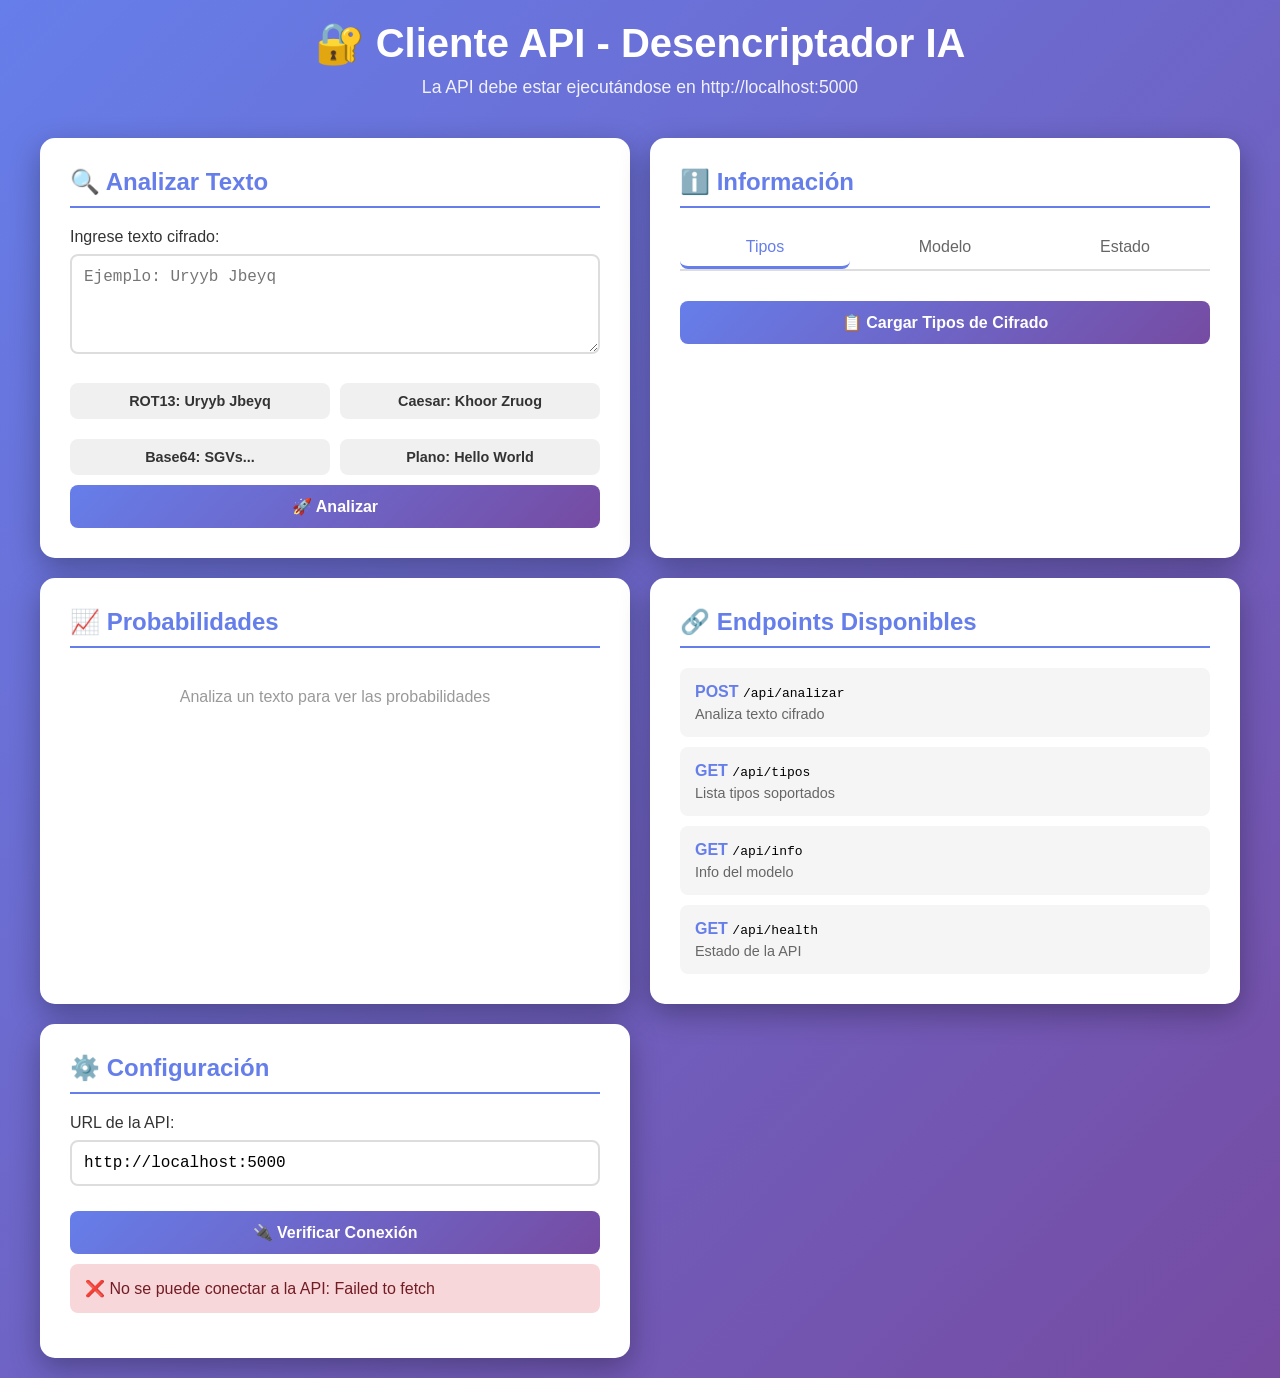
<file: cliente_api.html>
<!DOCTYPE html>
<html lang="es">
<head>
    <meta charset="UTF-8">
    <meta name="viewport" content="width=device-width, initial-scale=1.0">
    <title>🔐 Cliente API Desencriptador IA</title>
    <style>
        * {
            margin: 0;
            padding: 0;
            box-sizing: border-box;
        }

        body {
            font-family: 'Segoe UI', Tahoma, Geneva, Verdana, sans-serif;
            background: linear-gradient(135deg, #667eea 0%, #764ba2 100%);
            min-height: 100vh;
            padding: 20px;
        }

        .container {
            max-width: 1200px;
            margin: 0 auto;
        }

        header {
            text-align: center;
            color: white;
            margin-bottom: 40px;
        }

        header h1 {
            font-size: 2.5em;
            margin-bottom: 10px;
        }

        header p {
            font-size: 1.1em;
            opacity: 0.9;
        }

        .content {
            display: grid;
            grid-template-columns: 1fr 1fr;
            gap: 20px;
            margin-top: 30px;
        }

        @media (max-width: 768px) {
            .content {
                grid-template-columns: 1fr;
            }
        }

        .card {
            background: white;
            border-radius: 15px;
            padding: 30px;
            box-shadow: 0 10px 30px rgba(0, 0, 0, 0.3);
            transition: transform 0.3s ease;
        }

        .card:hover {
            transform: translateY(-5px);
        }

        .card h2 {
            color: #667eea;
            margin-bottom: 20px;
            font-size: 1.5em;
            border-bottom: 2px solid #667eea;
            padding-bottom: 10px;
        }

        .form-group {
            margin-bottom: 15px;
        }

        label {
            display: block;
            margin-bottom: 8px;
            color: #333;
            font-weight: 500;
        }

        input, textarea, select {
            width: 100%;
            padding: 12px;
            border: 2px solid #ddd;
            border-radius: 8px;
            font-size: 1em;
            transition: border-color 0.3s ease;
            font-family: 'Courier New', monospace;
        }

        input:focus, textarea:focus, select:focus {
            outline: none;
            border-color: #667eea;
        }

        textarea {
            resize: vertical;
            min-height: 100px;
        }

        button {
            background: linear-gradient(135deg, #667eea 0%, #764ba2 100%);
            color: white;
            padding: 12px 30px;
            border: none;
            border-radius: 8px;
            font-size: 1em;
            font-weight: 600;
            cursor: pointer;
            transition: transform 0.2s ease;
            width: 100%;
            margin-top: 10px;
        }

        button:hover {
            transform: scale(1.02);
        }

        button:disabled {
            opacity: 0.6;
            cursor: not-allowed;
        }

        .buttons-group {
            display: grid;
            grid-template-columns: 1fr 1fr;
            gap: 10px;
        }

        .resultado {
            background: #f5f5f5;
            border-left: 4px solid #667eea;
            padding: 20px;
            border-radius: 8px;
            margin-top: 20px;
            display: none;
        }

        .resultado.visible {
            display: block;
            animation: slideIn 0.3s ease;
        }

        @keyframes slideIn {
            from {
                opacity: 0;
                transform: translateY(-10px);
            }
            to {
                opacity: 1;
                transform: translateY(0);
            }
        }

        .resultado h3 {
            color: #667eea;
            margin-bottom: 15px;
        }

        .resultado-item {
            margin-bottom: 10px;
            padding: 10px;
            background: white;
            border-radius: 5px;
        }

        .resultado-item strong {
            color: #333;
            display: block;
            margin-bottom: 5px;
        }

        .resultado-item span {
            color: #666;
            word-break: break-all;
        }

        .confianza-bar {
            width: 100%;
            height: 30px;
            background: #ddd;
            border-radius: 15px;
            overflow: hidden;
            margin-top: 5px;
        }

        .confianza-fill {
            height: 100%;
            background: linear-gradient(90deg, #667eea 0%, #764ba2 100%);
            display: flex;
            align-items: center;
            justify-content: center;
            color: white;
            font-weight: bold;
            transition: width 0.5s ease;
        }

        .estado {
            padding: 15px;
            border-radius: 8px;
            margin-bottom: 15px;
            font-weight: 500;
        }

        .estado.cargando {
            background: #fff3cd;
            color: #856404;
        }

        .estado.exito {
            background: #d4edda;
            color: #155724;
        }

        .estado.error {
            background: #f8d7da;
            color: #721c24;
        }

        .ejemplos {
            display: grid;
            grid-template-columns: 1fr 1fr;
            gap: 10px;
            margin-top: 15px;
        }

        .ejemplo-btn {
            background: #f0f0f0;
            color: #333;
            padding: 10px;
            font-size: 0.9em;
        }

        .ejemplo-btn:hover {
            background: #e0e0e0;
        }

        .tabla {
            width: 100%;
            border-collapse: collapse;
            margin-top: 15px;
        }

        .tabla th, .tabla td {
            padding: 10px;
            text-align: left;
            border-bottom: 1px solid #ddd;
        }

        .tabla th {
            background: #f5f5f5;
            color: #333;
            font-weight: 600;
        }

        .loading {
            display: inline-block;
            width: 20px;
            height: 20px;
            border: 3px solid #f3f3f3;
            border-top: 3px solid #667eea;
            border-radius: 50%;
            animation: spin 1s linear infinite;
            margin-right: 10px;
        }

        @keyframes spin {
            0% { transform: rotate(0deg); }
            100% { transform: rotate(360deg); }
        }

        .pestañas {
            display: flex;
            gap: 10px;
            margin-bottom: 20px;
            border-bottom: 2px solid #ddd;
        }

        .pestaña {
            padding: 10px 20px;
            background: none;
            border: none;
            cursor: pointer;
            color: #666;
            font-weight: 500;
            border-bottom: 3px solid transparent;
            margin: 0;
            transition: all 0.3s ease;
        }

        .pestaña.activa {
            color: #667eea;
            border-bottom: 3px solid #667eea;
        }

        .contenido-pestaña {
            display: none;
        }

        .contenido-pestaña.activo {
            display: block;
        }

        .full-width {
            grid-column: 1 / -1;
        }
    </style>
</head>
<body>
    <div class="container">
        <!-- Header -->
        <header>
            <h1>🔐 Cliente API - Desencriptador IA</h1>
            <p>La API debe estar ejecutándose en http://localhost:5000</p>
        </header>

        <div class="content">
            <!-- Tarjeta Principal: Analizar -->
            <div class="card">
                <h2>🔍 Analizar Texto</h2>

                <div class="form-group">
                    <label for="texto">Ingrese texto cifrado:</label>
                    <textarea id="texto" placeholder="Ejemplo: Uryyb Jbeyq"></textarea>
                </div>

                <div class="ejemplos">
                    <button class="ejemplo-btn" onclick="setEjemplo('Uryyb Jbeyq')">ROT13: Uryyb Jbeyq</button>
                    <button class="ejemplo-btn" onclick="setEjemplo('Khoor Zruog')">Caesar: Khoor Zruog</button>
                    <button class="ejemplo-btn" onclick="setEjemplo('SGVsbG8gV29ybGQ=')">Base64: SGVs...</button>
                    <button class="ejemplo-btn" onclick="setEjemplo('Hello World')">Plano: Hello World</button>
                </div>

                <button onclick="analizar()">
                    <span id="btn-texto">🚀 Analizar</span>
                </button>

                <div id="estado" class="estado" style="display: none;"></div>

                <div id="resultado" class="resultado">
                    <h3>📊 Resultados</h3>
                    <div class="resultado-item">
                        <strong>🔑 Tipo de Cifrado:</strong>
                        <span id="tipo-cifrado"></span>
                    </div>
                    <div class="resultado-item">
                        <strong>🎯 Confianza:</strong>
                        <div class="confianza-bar">
                            <div class="confianza-fill" id="confianza-fill"></div>
                        </div>
                    </div>
                    <div class="resultado-item">
                        <strong>🔓 Mensaje Desencriptado:</strong>
                        <span id="descifrado" style="background: #fffacd; padding: 10px; border-radius: 5px; display: inline-block; margin-top: 5px;"></span>
                    </div>
                    <div class="resultado-item">
                        <strong>⏱️ Timestamp:</strong>
                        <span id="timestamp"></span>
                    </div>
                </div>
            </div>

            <!-- Tarjeta 2: Info del Modelo -->
            <div class="card">
                <h2>ℹ️ Información</h2>

                <div class="pestañas">
                    <button class="pestaña activa" onclick="cambiarPestaña('tipos')">Tipos</button>
                    <button class="pestaña" onclick="cambiarPestaña('modelo')">Modelo</button>
                    <button class="pestaña" onclick="cambiarPestaña('health')">Estado</button>
                </div>

                <div id="tipos" class="contenido-pestaña activo">
                    <button onclick="obtenerTipos()">📋 Cargar Tipos de Cifrado</button>
                    <div id="tipos-resultado"></div>
                </div>

                <div id="modelo" class="contenido-pestaña">
                    <button onclick="obtenerInfoModelo()">🧠 Cargar Información del Modelo</button>
                    <div id="modelo-resultado"></div>
                </div>

                <div id="health" class="contenido-pestaña">
                    <button onclick="obtenerHealth()">💚 Verificar Estado</button>
                    <div id="health-resultado"></div>
                </div>
            </div>

            <!-- Tarjeta 3: Tabla Probabilidades -->
            <div class="card">
                <h2>📈 Probabilidades</h2>
                <table class="tabla" id="tabla-probabilidades" style="display: none;">
                    <thead>
                        <tr>
                            <th>Tipo de Cifrado</th>
                            <th>Probabilidad</th>
                            <th>Porcentaje</th>
                        </tr>
                    </thead>
                    <tbody id="tabla-body"></tbody>
                </table>
                <p id="tabla-vacio" style="color: #999; text-align: center; padding: 20px;">
                    Analiza un texto para ver las probabilidades
                </p>
            </div>

            <!-- Tarjeta 4: Endpoint Info -->
            <div class="card">
                <h2>🔗 Endpoints Disponibles</h2>
                <div style="background: #f5f5f5; padding: 15px; border-radius: 8px; margin-bottom: 10px;">
                    <strong style="color: #667eea;">POST</strong> <code>/api/analizar</code>
                    <p style="font-size: 0.9em; color: #666; margin-top: 5px;">Analiza texto cifrado</p>
                </div>
                <div style="background: #f5f5f5; padding: 15px; border-radius: 8px; margin-bottom: 10px;">
                    <strong style="color: #667eea;">GET</strong> <code>/api/tipos</code>
                    <p style="font-size: 0.9em; color: #666; margin-top: 5px;">Lista tipos soportados</p>
                </div>
                <div style="background: #f5f5f5; padding: 15px; border-radius: 8px; margin-bottom: 10px;">
                    <strong style="color: #667eea;">GET</strong> <code>/api/info</code>
                    <p style="font-size: 0.9em; color: #666; margin-top: 5px;">Info del modelo</p>
                </div>
                <div style="background: #f5f5f5; padding: 15px; border-radius: 8px;">
                    <strong style="color: #667eea;">GET</strong> <code>/api/health</code>
                    <p style="font-size: 0.9em; color: #666; margin-top: 5px;">Estado de la API</p>
                </div>
            </div>

            <!-- API URL Config -->
            <div class="card">
                <h2>⚙️ Configuración</h2>
                <div class="form-group">
                    <label for="api-url">URL de la API:</label>
                    <input type="text" id="api-url" value="http://localhost:5000">
                </div>
                <button onclick="verificarConexion()">🔌 Verificar Conexión</button>
                <div id="conexion-estado" style="margin-top: 10px;"></div>
            </div>
        </div>
    </div>

    <script>
        const API_URL = () => document.getElementById('api-url').value;

        function setEjemplo(texto) {
            document.getElementById('texto').value = texto;
        }

        function mostrarEstado(mensaje, tipo) {
            const estado = document.getElementById('estado');
            estado.textContent = mensaje;
            estado.className = `estado ${tipo}`;
            estado.style.display = 'block';
        }

        function limpiarEstado() {
            document.getElementById('estado').style.display = 'none';
        }

        async function analizar() {
            const texto = document.getElementById('texto').value.trim();
            
            if (!texto) {
                mostrarEstado('⚠️ Ingresa un texto a analizar', 'error');
                return;
            }

            if (texto.length < 3) {
                mostrarEstado('⚠️ El texto debe tener al menos 3 caracteres', 'error');
                return;
            }

            const btnTexto = document.getElementById('btn-texto');
            const botones = document.querySelectorAll('button');
            botones.forEach(b => b.disabled = true);
            btnTexto.innerHTML = '<span class="loading"></span>Analizando...';

            try {
                mostrarEstado('⏳ Analizando...', 'cargando');
                
                const response = await fetch(`${API_URL()}/api/analizar`, {
                    method: 'POST',
                    headers: { 'Content-Type': 'application/json' },
                    body: JSON.stringify({ texto })
                });

                if (!response.ok) {
                    const error = await response.json();
                    mostrarEstado(`❌ Error: ${error.error}`, 'error');
                    throw new Error(error.error);
                }

                const data = await response.json();
                
                if (data.exito) {
                    mostrarResultados(data);
                    mostrarEstado('✅ Análisis completado exitosamente', 'exito');
                } else {
                    mostrarEstado(`❌ Error: ${data.error}`, 'error');
                }
            } catch (error) {
                console.error('Error:', error);
                mostrarEstado(`❌ Error de conexión: ${error.message}`, 'error');
            } finally {
                botones.forEach(b => b.disabled = false);
                btnTexto.innerHTML = '🚀 Analizar';
            }
        }

        function mostrarResultados(data) {
            document.getElementById('tipo-cifrado').textContent = data.tipo_cifrado;
            document.getElementById('descifrado').textContent = data.descifrado;
            document.getElementById('timestamp').textContent = data.timestamp;

            const confianza = data.confianza * 100;
            const confianzaFill = document.getElementById('confianza-fill');
            confianzaFill.style.width = confianza + '%';
            confianzaFill.textContent = confianza.toFixed(1) + '%';

            document.getElementById('resultado').classList.add('visible');

            // Mostrar tabla de probabilidades
            const tablaBody = document.getElementById('tabla-body');
            tablaBody.innerHTML = '';
            
            for (const [tipo, prob] of Object.entries(data.probabilidades)) {
                const porcentaje = (prob * 100).toFixed(2);
                const row = `<tr>
                    <td>${tipo}</td>
                    <td><div style="width: ${porcentaje * 3}px; height: 20px; background: linear-gradient(90deg, #667eea 0%, #764ba2 100%); border-radius: 3px;"></div></td>
                    <td>${porcentaje}%</td>
                </tr>`;
                tablaBody.innerHTML += row;
            }

            document.getElementById('tabla-probabilidades').style.display = 'table';
            document.getElementById('tabla-vacio').style.display = 'none';
        }

        async function obtenerTipos() {
            try {
                mostrarEstado('⏳ Cargando tipos...', 'cargando');
                const response = await fetch(`${API_URL()}/api/tipos`);
                const data = await response.json();

                let html = '<div style="margin-top: 15px;">';
                html += `<p style="margin-bottom: 10px;"><strong>Total de tipos:</strong> ${data.total}</p>`;
                html += '<ul style="list-style: none; padding: 0;">';
                
                for (const [tipo, desc] of Object.entries(data.descripcion)) {
                    html += `<li style="padding: 8px; background: #f5f5f5; margin: 5px 0; border-radius: 5px;">
                        <strong>${tipo}:</strong> ${desc}
                    </li>`;
                }
                html += '</ul></div>';

                document.getElementById('tipos-resultado').innerHTML = html;
                mostrarEstado('✅ Tipos cargados', 'exito');
            } catch (error) {
                mostrarEstado(`❌ Error: ${error.message}`, 'error');
            }
        }

        async function obtenerInfoModelo() {
            try {
                mostrarEstado('⏳ Cargando info...', 'cargando');
                const response = await fetch(`${API_URL()}/api/info`);
                const data = await response.json();

                let html = '<div style="margin-top: 15px;">';
                for (const [key, value] of Object.entries(data)) {
                    if (Array.isArray(value)) {
                        html += `<p><strong>${key}:</strong> [${value.join(', ')}]</p>`;
                    } else if (typeof value === 'boolean') {
                        html += `<p><strong>${key}:</strong> ${value ? '✅' : '❌'}</p>`;
                    } else {
                        html += `<p><strong>${key}:</strong> ${value}</p>`;
                    }
                }
                html += '</div>';

                document.getElementById('modelo-resultado').innerHTML = html;
                mostrarEstado('✅ Info cargada', 'exito');
            } catch (error) {
                mostrarEstado(`❌ Error: ${error.message}`, 'error');
            }
        }

        async function obtenerHealth() {
            try {
                mostrarEstado('⏳ Verificando estado...', 'cargando');
                const response = await fetch(`${API_URL()}/api/health`);
                const data = await response.json();

                let html = '<div style="margin-top: 15px;">';
                html += `<p><strong>Estado:</strong> ${data.estado === 'operacional' ? '✅ Operacional' : '❌ Error'}</p>`;
                html += `<p><strong>Modelo cargado:</strong> ${data.modelo_cargado ? '✅ Sí' : '❌ No'}</p>`;
                html += `<p><strong>Versión:</strong> ${data.versión}</p>`;
                html += `<p><strong>Timestamp:</strong> ${data.timestamp}</p>`;
                html += '</div>';

                document.getElementById('health-resultado').innerHTML = html;
                mostrarEstado('✅ Estado verificado', 'exito');
            } catch (error) {
                mostrarEstado(`❌ Error: ${error.message}`, 'error');
            }
        }

        function cambiarPestaña(nombre) {
            document.querySelectorAll('.contenido-pestaña').forEach(el => {
                el.classList.remove('activo');
            });
            document.querySelectorAll('.pestaña').forEach(el => {
                el.classList.remove('activa');
            });

            document.getElementById(nombre).classList.add('activo');
            event.target.classList.add('activa');
        }

        async function verificarConexion() {
            try {
                const response = await fetch(`${API_URL()}/api/health`);
                if (response.ok) {
                    document.getElementById('conexion-estado').innerHTML = 
                        '<div class="estado exito">✅ Conectado a la API</div>';
                } else {
                    document.getElementById('conexion-estado').innerHTML = 
                        '<div class="estado error">❌ Respuesta inválida de la API</div>';
                }
            } catch (error) {
                document.getElementById('conexion-estado').innerHTML = 
                    `<div class="estado error">❌ No se puede conectar a la API: ${error.message}</div>`;
            }
        }

        // Verificar conexión al cargar
        window.addEventListener('load', verificarConexion);
    </script>
</body>
</html>
</file>
